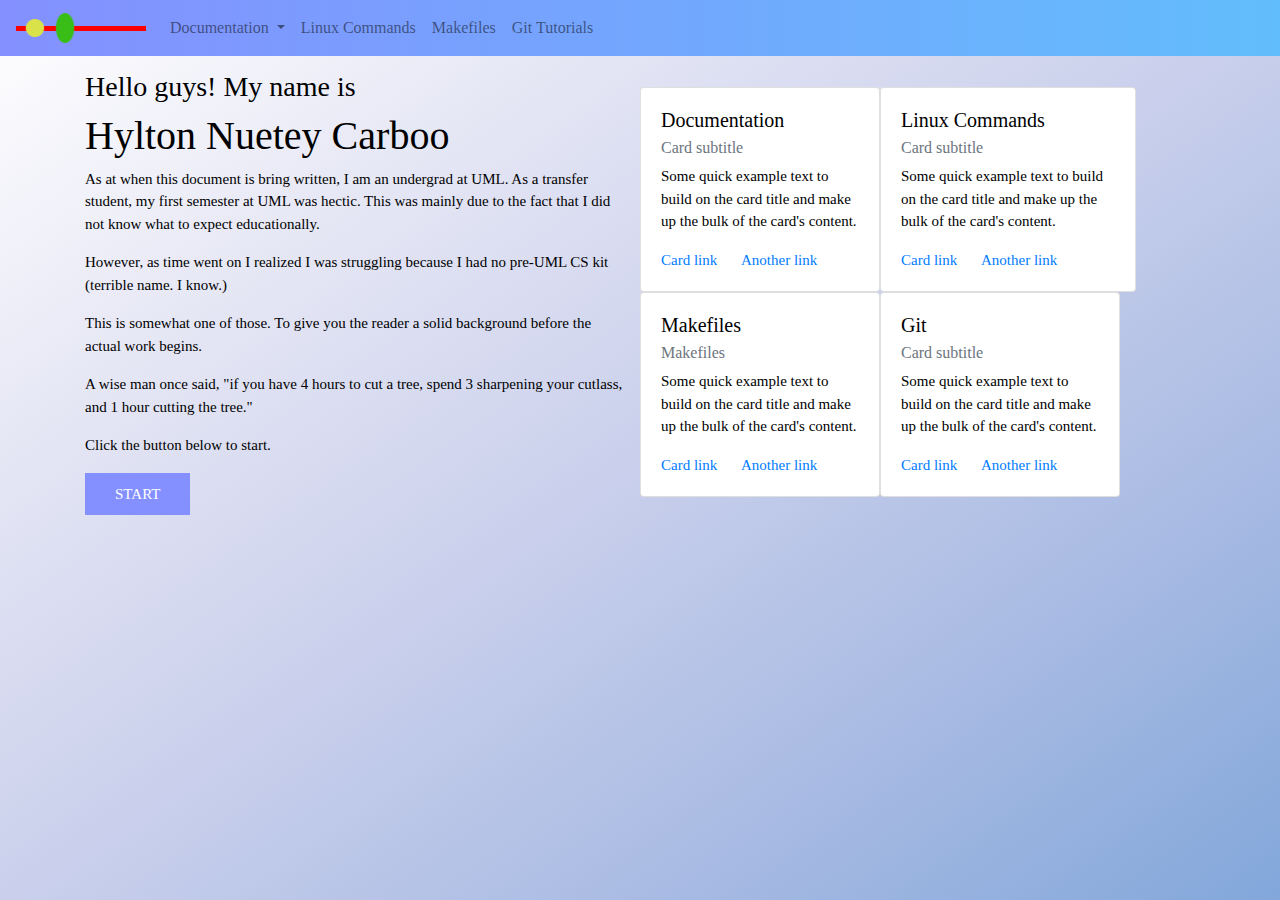
<file: index.html>
<!DOCTYPE html>
<html lang="zxx" class="no-js">

<head>
    <!-- Mobile Specific Meta -->
    <meta name="viewport" content="width=device-width, initial-scale=1, shrink-to-fit=no">
    <!-- Favicon-->
    <link rel="shortcut icon" href="img/fav.png">
    <!-- Author Meta -->
    <meta name="author" content="hylton">
    <!-- Meta Description -->
    <meta name="description" content="">
    <!-- Meta Keyword -->
    <meta name="keywords" content="">
    <!-- meta character set -->
    <meta charset="UTF-8">
    <!-- Site Title -->
    <title>Pre UML, CS</title>

    <!--Font-->
    <link href="https://fonts.googleapis.com/css?family=Poppins:100,200,400,300,500,600,700" rel="stylesheet">

    <!--CSS============================================= -->
    <link rel="stylesheet" href="css/linearicons.css">
    <link rel="stylesheet" href="css/main.css">

    <link rel="stylesheet" href="https://stackpath.bootstrapcdn.com/bootstrap/4.3.1/css/bootstrap.min.css" integrity="sha384-ggOyR0iXCbMQv3Xipma34MD+dH/1fQ784/j6cY/iJTQUOhcWr7x9JvoRxT2MZw1T" crossorigin="anonymous">
    <script src="https://ajax.googleapis.com/ajax/libs/jquery/3.2.1/jquery.min.js"></script>
</head>

<body>
    <nav class="navbar navbar-expand-lg fixed-top navbar-light" style="background-color: #ACE1FD">
        <a class="navbar-brand" href="index.html">
            <img src="img/logo.png" width="130" height="30" class="d-inline-block align-top" alt="">
        </a>
        <button class="navbar-toggler" type="button" data-toggle="collapse" data-target="#navbarNav"
            aria-controls="navbarNav" aria-expanded="false" aria-label="Toggle navigation">
            <span class="navbar-toggler-icon"></span>
        </button>
        <div class="collapse navbar-collapse" id="navbarNav">
            <ul class="navbar-nav">
                <li class="nav-item dropdown">
                    <a class="nav-link dropdown-toggle" href="#" id="navbarDropdown" role="button"
                        data-toggle="dropdown" aria-haspopup="true" aria-expanded="false">
                        Documentation
                    </a>
                    <div class="dropdown-menu" aria-labelledby="navbarDropdown">
                        <a class="dropdown-item" href="html/documentation/comment.html">Comment</a>
                        <a class="dropdown-item" href="html/documentation/readme.html">READme</a>
                    </div>
                </li>
                <li class="nav-item">
                    <a class="nav-link" href="html/linuxcommands/linuxcommands.html">Linux Commands <span
                            class="sr-only">(current)</span></a>
                </li>
                <li class="nav-item">
                    <a class="nav-link" href="html/makefile/makefile.html">Makefiles</a>
                </li>
                <li class="nav-item">
                    <a class="nav-link" href="html/git/git.html">Git Tutorials</a>
                </li>

            </ul>
        </div>
    </nav>

    <!-- start banner Area -->
    <section class="banner-area">
        <div class="container">
            <div class="row fullscreen align-items-center justify-content-between">
                <div class="col-lg-6 col-md-6 banner-left">
                    <h3>Hello guys! My name is </h3>
                    <h1>Hylton Nuetey Carboo</h1>
                    <p>
                        As at when this document is bring written, I am an undergrad at UML. As a transfer student, my first semester at UML was hectic. This was mainly due to the fact that I did not know what to expect educationally.
                    </p>
                    <p>However, as time went on I realized I was struggling because I had no pre-UML CS kit (terrible name. I know.)</p>
                    <p>This is somewhat one of those. To give you the reader a solid background before the actual work begins.</p>
                    <p>A wise man once said, "if you have 4 hours to cut a tree, spend 3 sharpening your cutlass, and 1 hour cutting the tree."</p>
                    <p>Click the button below to start.</p>
                    <a href="html/documentation/comment.html" class="primary-btn text-uppercase">Start</a>
                </div>

                <div class="col-lg-6 col-md-6 banner-left">
                    <div class="row">
                        <div class="card" style="width: 15rem;">
                            <div class="card-body">
                                <h5 class="card-title">Documentation</h5>
                                <h6 class="card-subtitle mb-2 text-muted">Card subtitle</h6>
                                <p class="card-text">Some quick example text to build on the card title and make up the bulk of the card's content.</p>
                                <a href="#" class="card-link">Card link</a>
                                <a href="#" class="card-link">Another link</a>
                            </div>
                        </div>


                        <div class="card" style="width: 16rem;">
                            <div class="card-body">
                                <h5 class="card-title">Linux Commands</h5>
                                <h6 class="card-subtitle mb-2 text-muted">Card subtitle</h6>
                                <p class="card-text">Some quick example text to build on the card title and make up the bulk of the card's content.</p>
                                <a href="#" class="card-link">Card link</a>
                                <a href="#" class="card-link">Another link</a>
                            </div>
                        </div>
                    </div>

                    <div class="row">
                        <div class="card" style="width: 15rem;">
                            <div class="card-body">
                                <h5 class="card-title">Makefiles</h5>
                                <h6 class="card-subtitle mb-2 text-muted">Makefiles</h6>
                                <p class="card-text">Some quick example text to build on the card title and make up the bulk of the card's content.</p>
                                <a href="#" class="card-link">Card link</a>
                                <a href="#" class="card-link">Another link</a>
                            </div>
                        </div>

                        <div class="card" style="width: 15rem;">
                            <div class="card-body">
                                <h5 class="card-title">Git</h5>
                                <h6 class="card-subtitle mb-2 text-muted">Card subtitle</h6>
                                <p class="card-text">Some quick example text to build on the card title and make up the bulk of the card's content.</p>
                                <a href="#" class="card-link">Card link</a>
                                <a href="#" class="card-link">Another link</a>
                            </div>

                        </div>

                    </div>
                </div>
            </div>
        </div>
    </section>
    <!-- End banner Area -->

    <script src="js/main.js"></script>
    <!--jQuery first, then Popper.js, then Bootstrap JS -->
    <script src="https://code.jquery.com/jquery-3.3.1.slim.min.js" integrity="sha384-q8i/X+965DzO0rT7abK41JStQIAqVgRVzpbzo5smXKp4YfRvH+8abtTE1Pi6jizo" crossorigin="anonymous"></script>
    <script src="https://cdnjs.cloudflare.com/ajax/libs/popper.js/1.14.7/umd/popper.min.js" integrity="sha384-UO2eT0CpHqdSJQ6hJty5KVphtPhzWj9WO1clHTMGa3JDZwrnQq4sF86dIHNDz0W1" crossorigin="anonymous"></script>
    <script src="https://stackpath.bootstrapcdn.com/bootstrap/4.3.1/js/bootstrap.min.js" integrity="sha384-JjSmVgyd0p3pXB1rRibZUAYoIIy6OrQ6VrjIEaFf/nJGzIxFDsf4x0xIM+B07jRM" crossorigin="anonymous"></script>
</body>

</html>
</file>
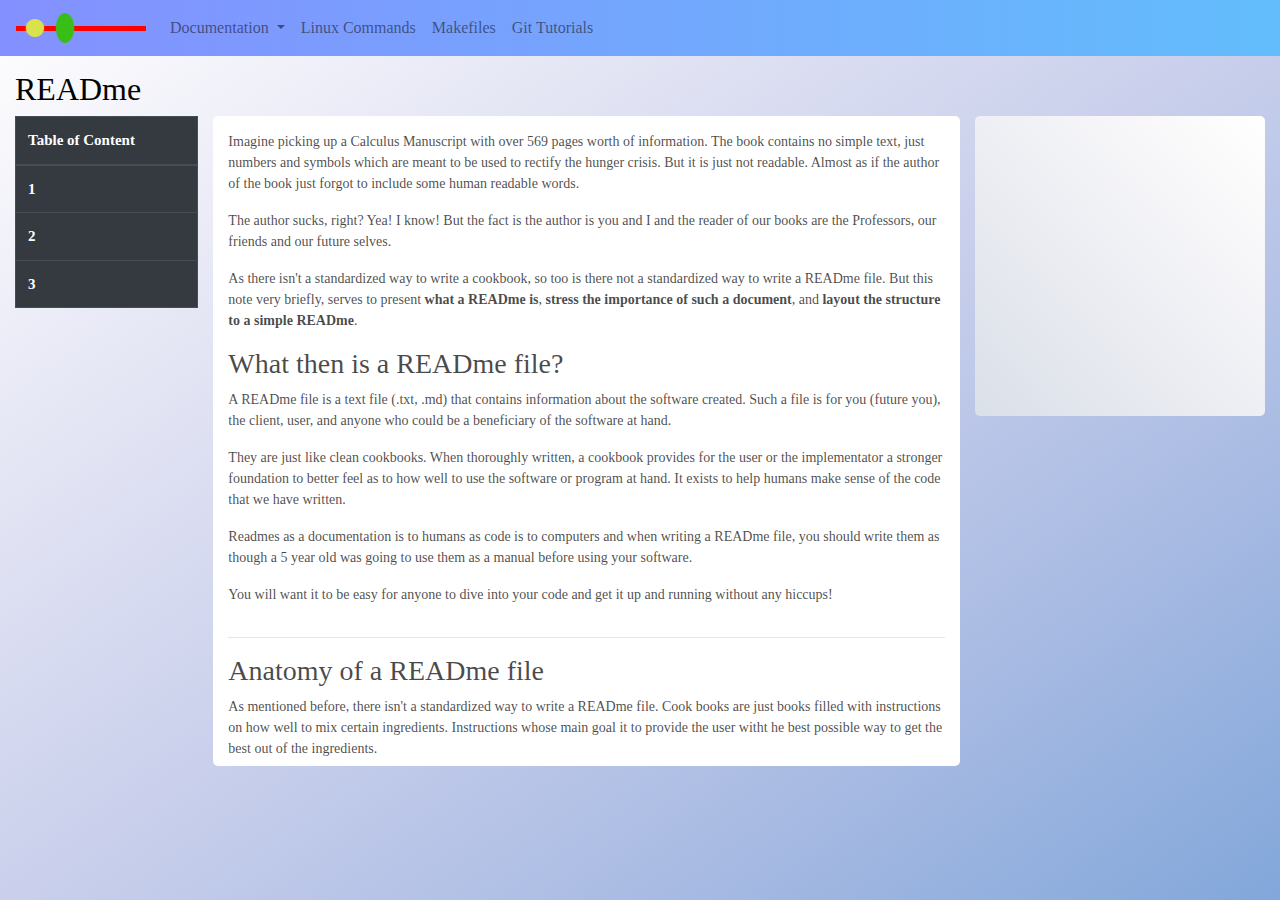
<file: html/documentation/readme.html>
<!DOCTYPE html>
<html lang="zxx" class="no-js">

<head>
    <!-- Mobile Specific Meta -->
    <meta name="viewport" content="width=device-width, initial-scale=1, shrink-to-fit=no">
    <!-- Favicon-->
    <link rel="shortcut icon" href="img/fav.png">
    <!-- Author Meta -->
    <meta name="author" content="hylton">
    <!-- Meta Description -->
    <meta name="description" content="">
    <!-- Meta Keyword -->
    <meta name="keywords" content="">
    <!-- meta character set -->
    <meta charset="UTF-8">
    <!-- Site Title -->
    <title>Pre UML, CS</title>

    <!--Font-->
    <link href="https://fonts.googleapis.com/css?family=Poppins:100,200,400,300,500,600,700" rel="stylesheet">

    <!--CSS============================================= -->
    <link rel="stylesheet" href="../../css/linearicons.css">
    <link rel="stylesheet" href="../../css/main.css">

    <link rel="stylesheet" href="https://stackpath.bootstrapcdn.com/bootstrap/4.3.1/css/bootstrap.min.css"
        integrity="sha384-ggOyR0iXCbMQv3Xipma34MD+dH/1fQ784/j6cY/iJTQUOhcWr7x9JvoRxT2MZw1T" crossorigin="anonymous">
    <script src="https://ajax.googleapis.com/ajax/libs/jquery/3.2.1/jquery.min.js"></script>
</head>

<body>
    <nav class="navbar navbar-expand-lg fixed-top navbar-light" style="background-color: #ACE1FD">
        <a class="navbar-brand" href="../../index.html">
            <img src="../../img/logo.png" width="130" height="30" class="d-inline-block align-top" alt="">
        </a>
        <button class="navbar-toggler" type="button" data-toggle="collapse" data-target="#navbarNav"
            aria-controls="navbarNav" aria-expanded="false" aria-label="Toggle navigation">
            <span class="navbar-toggler-icon"></span>
        </button>
        <div class="collapse navbar-collapse" id="navbarNav">
            <ul class="navbar-nav">
                <li class="nav-item dropdown">
                    <a class="nav-link dropdown-toggle" href="#" id="navbarDropdown" role="button"
                        data-toggle="dropdown" aria-haspopup="true" aria-expanded="false">
                        Documentation
                    </a>
                    <div class="dropdown-menu" aria-labelledby="navbarDropdown">
                        <a class="dropdown-item" href="../../html/documentation/comment.html">Comment</a>
                        <a class="dropdown-item" href="../../html/documentation/readme.html">READme</a>
                    </div>
                </li>
                <li class="nav-item">
                    <a class="nav-link" href="../../html/linuxcommands/linuxcommands.html">Linux Commands <span
                            class="sr-only">(current)</span></a>
                </li>
                <li class="nav-item">
                    <a class="nav-link" href="../../html/makefile/makefile.html">Makefiles</a>
                </li>
                <li class="nav-item">
                    <a class="nav-link" href="../../html/git/git.html">Git Tutorials</a>
                </li>

            </ul>
        </div>
    </nav>

    <div class="container-fluid">
        <h2>READme</h3>
    
        <div class="row">
            <div class="left-content col-md-2">
                <table class="table table-bordered table-dark">
                    <thead>
                        <tr>
                            <th scope="col">Table of Content</th>
                        </tr>
                    </thead>
                    <tbody>
                        <tr>
                            <th scope="row">1</th>
                        </tr>
                        <tr>
                            <th scope="row">2</th>
                        </tr>
                        <tr>
                            <th scope="row">3</th>
                        </tr>
                    </tbody>
                </table>
            </div>
    
            <div id="master-div" class="left col-sm-7 middle-content">
                <div class="list-group">                
                    <p>Imagine picking up a Calculus Manuscript with over 569 pages worth of information. The book contains no simple text, just numbers and symbols which are meant to be used to rectify the hunger crisis. But it is just not readable. Almost as if the author of the book just forgot to include some human readable words.</p>
                
                    <p>The author sucks, right? Yea! I know! But the fact is the author is you and I and the reader of our books are the Professors, our friends and our future selves.</p>
                
                    <p>As there isn't a standardized way to write a cookbook, so too is there not a standardized way to write a READme file. But this note very briefly, serves to present <b>what a READme is</b>, <b>stress the importance of such a document</b>, and <b> layout the structure to a simple READme</b>.</p>
                
                </div>

                <div class="list-group">
                
                    <h3>What then is a READme file?</h3>
                
                    <p>A READme file is a text file (.txt, .md) that contains information about the software created. Such a file is for you (future you), the client, user, and anyone who could be a beneficiary of the software at hand.</p>
                        
                    <p>They are just like clean cookbooks. When thoroughly written, a cookbook provides for the user or the implementator a stronger foundation to better feel as to how well to use the software or program at hand. It exists to help humans make sense of the code that we have written.</p>
                
                    <p>Readmes as a documentation is to humans as code is to computers and when writing a READme file, you should write them as though a 5 year old was going to use them as a manual before using your software.</p>

                    <p>You will want it to be easy for anyone to dive into your code and get it up and running without any hiccups!</p>
                
                </div>

                <hr>

                <div class="list-group">
                    <h3>Anatomy of a READme file</h3>

                    <p>As mentioned before, there isn't a standardized way to write a READme file. Cook books are just books filled with instructions on how well to mix certain ingredients. Instructions whose main goal it to provide the user witht he best possible way to get the best out of the ingredients.</p>

                    <p>These are what make up a READme file. We will examine what regularly make up a READme file how to structure one.</p>
                </div>

                <hr>

                <div class="list-group">
                    
                    <h4>Title:</h4>
                    <p>Well, this is what the name says it is.</p>
                
                    <h4>Description:</h4>
                    <p>With this a sentence or two would be good. Be sure to put enough context to capture the spirit of your project to get the user up and running.</p>

                    <p>Remember, the goal of the READme file if to get the user up and running. This means, making it short and straight to the point.</p>

                    <p>Use simple vocabulary, and simple sentences in your description.</p>
                
                    <h4>Installation:</h4>
                    <p>Provide for the user the “HOW" to install your program. This step is most critical as it is what will leads the way better using your program.</p>
                
                    <p>Here, you include step by step process to install the application.</p>
                
                    <p>Make mention of any needed dependancies and/or libraries that should be installed <b>before</b> or <b>after</b> installation.</p>
                
                    <p>Also, be sure to specify if the process of installation is Operating System specific. That is, consider the main OS that your program would run on and give related details for them.</p>

                    <div>
                        <h5>BEWARE: Users may have a hard time with this part of of your READme. Be sure to use simple vocabulary. DO NOT FORGET. Consider every step in this part.</h5>
                    </div>
                
                    <h4>Useage:</h4>
                    <p>Once you’re confident about the steps provided in the <b>installation</b> process you provide them with using the application.</p>

                    <p>Here, you provide step by step tutorials on how to use your software</p>
                
                    <p>Examples must be included to show the proper use of your application.</p>
                
                    <h4>Bugs:</h4>
                    <p>Here you do what most us us artists, aka CS majors hate to do. You must include the possible bugs in your code.</p>

                    <p>Only you can provide this since you wrote your code and what state it currently is in.</p>

                    <p>Honesty is key here. You list what works and what doesn't to enable and possbile solutions to them.</p>

                    <h4>License</h4>
                    <p>Sooner or later your application, be it school project or personal prjects may grow and lisencing may be needed.</p>
                
                    <p>By default you have every right to your code, but including a license is important. This is because of future contributions. Your project may be open to contributions in which case it will be super important to include a license.</p>

                    <p>I have very limited knowledge on licensing, however, https://choosealicense.com/ provides help on lisencing and should get you started.</p>

                    <div>
                        <p>CLick <a href="https://gist.github.com/PurpleBooth/109311bb0361f32d87a2" target="_blank" rel="noopener noreferrer">here</a> for a sample template READme file.</p>
                    </div>
                </div>
    
            </div> <!-- end of master-div -->
    
            <div class="col-md-3">
                <div id="right-hint" class="right-content">
    
                </div>
            </div>
        </div> <!-- end of row-div -->
    </div>

    <script src="../../js/main.js"></script>

    <!--jQuery first, then Popper.js, then Bootstrap JS -->
    <script src="https://code.jquery.com/jquery-3.3.1.slim.min.js"
        integrity="sha384-q8i/X+965DzO0rT7abK41JStQIAqVgRVzpbzo5smXKp4YfRvH+8abtTE1Pi6jizo"
        crossorigin="anonymous"></script>
    <script src="https://cdnjs.cloudflare.com/ajax/libs/popper.js/1.14.7/umd/popper.min.js"
        integrity="sha384-UO2eT0CpHqdSJQ6hJty5KVphtPhzWj9WO1clHTMGa3JDZwrnQq4sF86dIHNDz0W1"
        crossorigin="anonymous"></script>
    <script src="https://stackpath.bootstrapcdn.com/bootstrap/4.3.1/js/bootstrap.min.js"
        integrity="sha384-JjSmVgyd0p3pXB1rRibZUAYoIIy6OrQ6VrjIEaFf/nJGzIxFDsf4x0xIM+B07jRM"
        crossorigin="anonymous"></script>
</body>

</html>
</file>
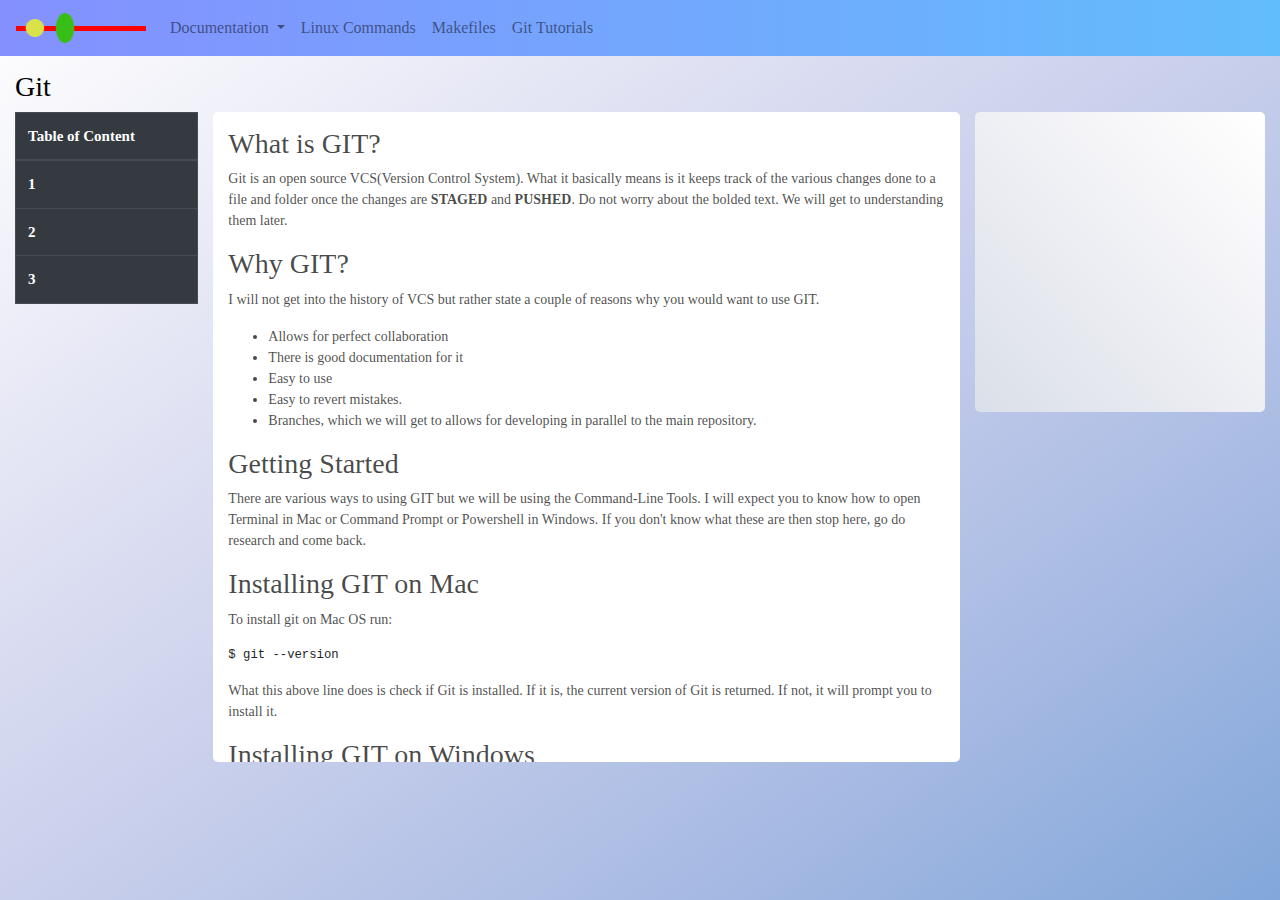
<file: html/git/git.html>
<!DOCTYPE html>
<html lang="zxx" class="no-js">

<head>
    <!-- Mobile Specific Meta -->
    <meta name="viewport" content="width=device-width, initial-scale=1, shrink-to-fit=no">
    <!-- Favicon-->
    <link rel="shortcut icon" href="img/fav.png">
    <!-- Author Meta -->
    <meta name="author" content="hylton">
    <!-- Meta Description -->
    <meta name="description" content="">
    <!-- Meta Keyword -->
    <meta name="keywords" content="">
    <!-- meta character set -->
    <meta charset="UTF-8">
    <!-- Site Title -->
    <title>Pre UML, CS</title>

    <!--Font-->
    <link href="https://fonts.googleapis.com/css?family=Poppins:100,200,400,300,500,600,700" rel="stylesheet">

    <!--CSS============================================= -->
    <link rel="stylesheet" href="../../css/linearicons.css">
    <link rel="stylesheet" href="../../css/main.css">

    <link rel="stylesheet" href="https://stackpath.bootstrapcdn.com/bootstrap/4.3.1/css/bootstrap.min.css"
        integrity="sha384-ggOyR0iXCbMQv3Xipma34MD+dH/1fQ784/j6cY/iJTQUOhcWr7x9JvoRxT2MZw1T" crossorigin="anonymous">
    <script src="https://ajax.googleapis.com/ajax/libs/jquery/3.2.1/jquery.min.js"></script>
</head>

<body>
    <nav class="navbar navbar-expand-lg fixed-top navbar-light">
        <a class="navbar-brand" href="../../index.html">
            <img src="../../img/logo.png" width="130" height="30" class="d-inline-block align-top" alt="">
        </a>
        <button class="navbar-toggler" type="button" data-toggle="collapse" data-target="#navbarNav"
            aria-controls="navbarNav" aria-expanded="false" aria-label="Toggle navigation">
            <span class="navbar-toggler-icon"></span>
        </button>
        <div class="collapse navbar-collapse" id="navbarNav">
            <ul class="navbar-nav">
                <li class="nav-item dropdown">
                    <a class="nav-link dropdown-toggle" href="#" id="navbarDropdown" role="button" data-toggle="dropdown"
                        aria-haspopup="true" aria-expanded="false">
                        Documentation
                    </a>
                    <div class="dropdown-menu" aria-labelledby="navbarDropdown">
                        <a class="dropdown-item" href="../../html/documentation/comment.html">Comment</a>
                        <a class="dropdown-item" href="../../html/documentation/readme.html">READme</a>
                    </div>
                </li>
                <li class="nav-item">
                    <a class="nav-link" href="../../html/linuxcommands/linuxcommands.html">Linux Commands <span
                            class="sr-only">(current)</span></a>
                </li>
                <li class="nav-item">
                    <a class="nav-link" href="../../html/makefile/makefile.html">Makefiles</a>
                </li>
                <li class="nav-item">
                    <a class="nav-link" href="../../html/git/git.html">Git Tutorials</a>
                </li>
    
            </ul>
        </div>
    </nav>

    <div class="container-fluid">
        <h3>Git</h3>

        <div class="row">
            <div class="left-content col-md-2">
                <table class="table table-bordered table-dark">
                    <thead>
                        <tr>
                            <th scope="col">Table of Content</th>
                        </tr>
                    </thead>
                    <tbody>
                        <tr>
                            <th scope="row">1</th>
                        </tr>
                        <tr>
                            <th scope="row">2</th>
                        </tr>
                        <tr>
                            <th scope="row">3</th>
                        </tr>
                    </tbody>
                </table>
            </div>

            <div id="master-div" class="left col-sm-7 middle-content">
                <div class="list-group">
                    <h3>What is GIT?</h3>
                    <p>Git is an open source VCS(Version Control System). What it basically means is it keeps track of
                        the various changes
                        done to a file and folder once the changes are <strong>STAGED</strong>&nbsp;and
                        <strong>PUSHED</strong>. Do not
                        worry about the bolded
                        text. We will get to understanding them later.</p>
                    <h3>Why GIT?</h3>
                    <p>I will not get into the history of VCS but rather state a couple of reasons why you would want to
                        use GIT.</p>
                    <ul>
                        <li>Allows for perfect collaboration</li>
                        <li>There is good documentation for it</li>
                        <li>Easy to use</li>
                        <li>Easy to revert mistakes.</li>
                        <li>Branches, which we will get to allows for developing in parallel to the main repository.
                        </li>
                    </ul>
                    <h3>Getting Started</h3>
                    <p>There are various ways to using GIT but we will be using the Command-Line Tools. I will expect
                        you to know how to
                        open Terminal in Mac or Command Prompt or Powershell in Windows. If you don't know what these
                        are then stop here, go
                        do research and
                        come back.
                    </p>
                    <h3>Installing GIT on Mac</h3>
                    <p>To install git on Mac OS run:</p>
                    <pre
                        class="highlight"><code class="language-console" data-lang="console">$ git --version</code></pre>
                    <p>What this above line does is check if Git is installed. If it is, the current version of Git is
                        returned. If not, it
                        will prompt you to install it.</p>
                    <h3>Installing GIT on Windows</h3>
                    <p>To install git on Windows visit <a class="bare"
                            href="http://git-scm.com/download/win">Here</a>.&nbsp;Note that this
                        is a project called Git for Windows, which is separate from Git itself; for more information on
                        it, go to <a class="bare" href="https://git-for-windows.github.io/">Git for Windows</a>.
                        <code class="language-console" data-lang="console"></code>
                    </p>
                    <p>The link below takes you to the official website where download will begin shortly.</p>
                    <p>Take a break. Once Git is installed continue to the next page.</p>
                    <p>&nbsp;</p>
                    <h3>&nbsp;</h3>
                    <p>If you are interested in reading more you can check out the <a
                            href="https://git-scm.com/book/en/v2/Getting-Started-A-Short-History-of-Git">GIT</a>
                        website.</p>
                </div>
                <hr>
                <div class="list-group">
                    <h1>GIT</h1>
                    <h3>First Time Setup</h3>
                    <p>Welcome back. Congratulations! You are here because you have successfully installed Git o your
                        computer. Now, we will
                        configure your workingspace to suit you.&nbsp;You should have to do these configurations only
                        once on <strong> any
                            given </strong>
                        computer; they&rsquo;ll stick around between upgrades.</p>
                    <p>You can also change them at any time by running through the commands again.</p>
                    <div>
                        <p>Git, when installed properly, comes with a tool called <code>
                            git config
                        </code> . It allows you get and set configuration variables that control every part of how Git
                            looks and operates. These variables can be stored in three different places. But we will
                            look at just one mainly
                            because any setting done at this level
                            I am guessing you're doing it for yourself and yourself only.</p>
                        <p>Open your terminal or command prompt and run:</p>
                    </div>
                    <div><code>
                        vim ~/.gitconfig
                    </code> or vim <code>
                        ~/.config/git/config
                    </code> file: This file contains Values specific personally to you, the user. You can make Git read
                        and
                        write to this file specifically by passing the <code>
                        --global
                    </code> option, and this affects <em> all </em> of the repositories you work with on your system.
                    </div>
                    <div>
                        <p>To have see what is in your <code>
                            ~/.gitconfig
                        </code> without having to edit it use <code>
                            cat ~/.gitconfig
                        </code></p>
                    </div>
                    <div>
                        <p>On Windows systems, Git looks for the <code>
                            .gitconfig
                        </code> file in the <code>
                            $HOME
                        </code> directory ( <code>
                            C:\Users\$USER
                        </code> for most people). It also still looks for <code>
                            /etc/gitconfig
                        </code> , although it&rsquo;s relative to the MSys root, which is wherever you decide to
                            install
                            Git on your Windows system when you run the installer. If you are using version 2.x or later
                            of Git for Windows,
                            there is also a system-level config
                            file at <code>
                            C:\Documents and Settings\All Users\Application Data\Git\config
                        </code> on Windows XP, and in <code>
                            C:\ProgramData\Git\config
                        </code> on Windows Vista and newer. This config file can only be changed by <code>
                            git config -f &lt;file&gt;
                        </code> as an admin.</p>
                    </div>
                    <h3>Your Identity</h3>
                    <div>
                        <p>The first thing you should do when you install Git is to set your user name and email
                            address. This is important
                            because every Git commit uses this information, and it&rsquo;s immutably baked into the
                            commits you start
                            creating:</p>
                    </div>
                    <div>
                        <div>
                            <pre><code data-lang="console">$ git config --global user.name "John Doe"<br />
      $ git config --global user.email johndoe@example.com</code></pre>
                        </div>
                    </div>
                    <div>
                        <p>You need to do this only once if you pass the <code>
                            --global
                        </code> option, because then Git will always use that information for anything you do on that
                            system. If you want to override this with a different name or email address for specific
                            projects, you can run
                            the command without the <code>
                            --global
                        </code> option when you&rsquo;re in that project.</p>
                        <p>Now type <code>
                            cat ~/.gitconfig
                        </code> and have a look at thre results. The <code>
                            --global
                        </code> option ovverides what is in your <code>
                            ~/.gitconfig
                        </code> file. Play around with this and notice the changes.</p>
                    </div>
                    <h3>Your Editor</h3>
                    <div class="paragraph">
                        <p>Now that your identity is set up, you can configure the default text editor that will be used
                            when Git needs you
                            to type in a message. If not configured, Git uses your system&rsquo;s default editor.</p>
                    </div>
                    <div class="paragraph">
                        <p>If you want to use a different text editor, such as Emacs, you can do the following:</p>
                    </div>
                    <div class="listingblock">
                        <div class="content">
                            <pre
                                class="highlight"><code class="language-console" data-lang="console">$ git config --global core.editor emacs</code></pre>
                        </div>
                    </div>
                    <div class="paragraph">
                        <p>On a Windows system, if you want to use a different text editor, you must specify the full
                            path to its executable
                            file. This can be different depending on how your editor is packaged.</p>
                    </div>
                    <div class="paragraph">
                        <p>In the case of Notepad++, a popular programming editor, you are likely to want to use the
                            32-bit version, since
                            at the time of writing the 64-bit version doesn&rsquo;t support all plug-ins. If you are on
                            a 32-bit Windows
                            system, or you have a
                            64-bit editor on a 64-bit system, you&rsquo;ll type something like this:</p>
                    </div>
                    <div class="listingblock">
                        <div class="content">
                            <pre
                                class="highlight"><code class="language-console" data-lang="console">$ git config --global core.editor "'C:/Program Files/Notepad++/notepad++.exe' -multiInst -nosession"</code></pre>
                        </div>
                    </div>
                    <div class="paragraph">
                        <p>If you have a 32-bit editor on a 64-bit system, the program will be installed
                            in&nbsp;<code>C:\Program Files (x86)</code>:</p>
                    </div>
                    <div class="listingblock">
                        <div class="content">
                            <pre
                                class="highlight"><code class="language-console" data-lang="console">$ git config --global core.editor "'C:/Program Files (x86)/Notepad++/notepad++.exe' -multiInst -nosession"</code></pre>
                        </div>
                    </div>
                    <h3>Checking Your Settings</h3>
                    <div>
                        <p>To check the list of configurations, open your terminal and type <code>
                        </code></p>
                        <p><code>
                        </code></p>
                        <p><code>
                            git config --list
                        </code></p>
                        <p>The list of all the settings Git can find at that point will look as such:</p>
                    </div>
                    <div>
                        <div>
                            <pre><code data-lang="console">user.name=John Doe
      user.email=johndoe@example.com
      color.status=auto
      color.branch=auto
      color.interactive=auto
      color.diff=auto
      ...</code></pre>
                        </div>
                    </div>
                    <div>
                        <p>You may see keys more than once, because Git reads the same key from different files ( <code>
                            /etc/gitconfig
                        </code> and <code>
                            ~/.gitconfig
                        </code> , for example). In this case, Git uses the last value for each unique key it sees.</p>
                    </div>
                    <div>
                        <p>You can also check what Git thinks a specific key&rsquo;s value is by typing <code>
                            git config &lt;key&gt;
                        </code> :</p>
                    </div>
                    <div>
                        <div>
                            <pre><code data-lang="console">$ git config user.name
      John Doe</code></pre>
                        </div>
                    </div>
                </div>
                <hr>
                <div class="list-group">

                </div>
                <hr>
                <div class="list-group">

                </div>

            </div> <!-- end of master-div -->

            <div class="col-md-3">
                <div id="right-hint" class="right-content">

                </div>
            </div>
        </div> <!-- end of row-div -->
    </div>

    <script src="https://code.jquery.com/jquery-3.3.1.js"
        integrity="sha256-2Kok7MbOyxpgUVvAk/HJ2jigOSYS2auK4Pfzbm7uH60=" crossorigin="anonymous"></script>

    <script src="../../js/main.js"></script>

    <script src="https://cdnjs.cloudflare.com/ajax/libs/popper.js/1.14.7/umd/popper.min.js"
        integrity="sha384-UO2eT0CpHqdSJQ6hJty5KVphtPhzWj9WO1clHTMGa3JDZwrnQq4sF86dIHNDz0W1"
        crossorigin="anonymous"></script>
    <script src="https://stackpath.bootstrapcdn.com/bootstrap/4.3.1/js/bootstrap.min.js"
        integrity="sha384-JjSmVgyd0p3pXB1rRibZUAYoIIy6OrQ6VrjIEaFf/nJGzIxFDsf4x0xIM+B07jRM"
        crossorigin="anonymous"></script>
</body>

</html>
</file>
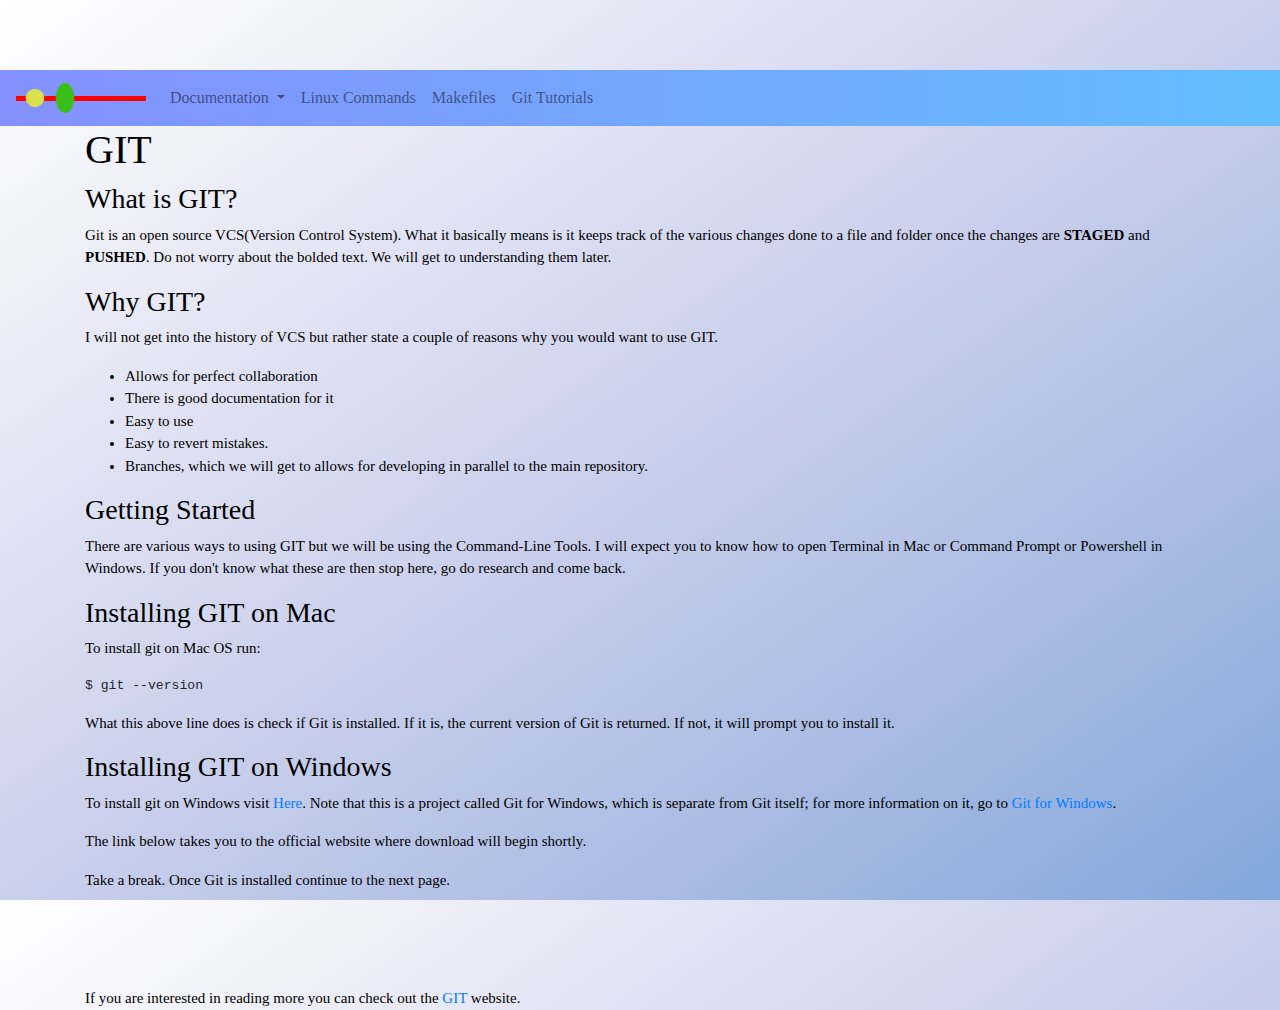
<file: html/git/git0.html>
<!DOCTYPE html>
<html lang="zxx" class="no-js">

<head>
    <!-- Mobile Specific Meta -->
    <meta name="viewport" content="width=device-width, initial-scale=1, shrink-to-fit=no">
    <!-- Favicon-->
    <link rel="shortcut icon" href="img/fav.png">
    <!-- Author Meta -->
    <meta name="author" content="hylton">
    <!-- Meta Description -->
    <meta name="description" content="">
    <!-- Meta Keyword -->
    <meta name="keywords" content="">
    <!-- meta character set -->
    <meta charset="UTF-8">
    <!-- Site Title -->
    <title>Pre UML, CS</title>

    <!--Font-->
    <link href="https://fonts.googleapis.com/css?family=Poppins:100,200,400,300,500,600,700" rel="stylesheet">

    <!--CSS============================================= -->
    <link rel="stylesheet" href="../../css/linearicons.css">
    <link rel="stylesheet" href="../../css/main.css">

    <link rel="stylesheet" href="https://stackpath.bootstrapcdn.com/bootstrap/4.3.1/css/bootstrap.min.css" integrity="sha384-ggOyR0iXCbMQv3Xipma34MD+dH/1fQ784/j6cY/iJTQUOhcWr7x9JvoRxT2MZw1T" crossorigin="anonymous">
    <script src="https://ajax.googleapis.com/ajax/libs/jquery/3.2.1/jquery.min.js"></script>
</head>

<body>
    <nav class="navbar navbar-expand-lg navbar-light" style="background-color: #;">
        <a class="navbar-brand" href="../../index.html">
            <img src="../../img/logo.png" width="130" height="30" class="d-inline-block align-top" alt="">
        </a>
        <button class="navbar-toggler" type="button" data-toggle="collapse" data-target="#navbarNav" aria-controls="navbarNav" aria-expanded="false" aria-label="Toggle navigation">
            <span class="navbar-toggler-icon"></span>
        </button>
        <div class="collapse navbar-collapse" id="navbarNav">
            <ul class="navbar-nav">
                <li class="nav-item dropdown">
                    <a class="nav-link dropdown-toggle" href="#" id="navbarDropdown" role="button" data-toggle="dropdown" aria-haspopup="true" aria-expanded="false">
                        Documentation
                    </a>
                    <div class="dropdown-menu" aria-labelledby="navbarDropdown">
                        <a class="dropdown-item" href="../documentation/comment.html">Comment</a>
                        <a class="dropdown-item" href="../documentation/readme.html">READme</a>
                    </div>
                </li>
                <li class="nav-item">
                    <a class="nav-link" href="../linuxcommands/linuxcommands.html">Linux Commands</a>
                </li>
                <li class="nav-item">
                    <a class="nav-link" href="../makefile/makefile.html">Makefiles</a>
                </li>
                <li class="nav-item">
                    <a class="nav-link" href="../git/git0.html">Git Tutorials</a>
                </li>

            </ul>
        </div>
    </nav>

    <div class="container">
        <h1>GIT</h1>
        <h3>What is GIT?</h3>
        <p>Git is an open source VCS(Version Control System). What it basically means is it keeps track of the various changes done to a file and folder once the changes are <strong>STAGED</strong>&nbsp;and <strong>PUSHED</strong>. Do not worry about the bolded
            text. We will get to understanding them later.</p>
        <h3>Why GIT?</h3>
        <p>I will not get into the history of VCS but rather state a couple of reasons why you would want to use GIT.</p>
        <ul>
            <li>Allows for perfect collaboration</li>
            <li>There is good documentation for it</li>
            <li>Easy to use</li>
            <li>Easy to revert mistakes.</li>
            <li>Branches, which we will get to allows for developing in parallel to the main repository.</li>
        </ul>
        <h3>Getting Started</h3>
        <p>There are various ways to using GIT but we will be using the Command-Line Tools. I will expect you to know how to open Terminal in Mac or Command Prompt or Powershell in Windows. If you don't know what these are then stop here, go do research and
            come back.
        </p>
        <h3>Installing GIT on Mac</h3>
        <p>To install git on Mac OS run:</p>
        <pre class="highlight"><code class="language-console" data-lang="console">$ git --version</code></pre>
        <p>What this above line does is check if Git is installed. If it is, the current version of Git is returned. If not, it will prompt you to install it.</p>
        <h3>Installing GIT on Windows</h3>
        <p>To install git on Windows visit <a class="bare" href="http://git-scm.com/download/win">Here</a>.&nbsp;Note that this is a project called Git for Windows, which is separate from Git itself; for more information on it, go to <a class="bare" href="https://git-for-windows.github.io/">Git for Windows</a>.
            <code class="language-console" data-lang="console"></code>
        </p>
        <p>The link below takes you to the official website where download will begin shortly.</p>
        <p>Take a break. Once Git is installed continue to the next page.</p>
        <p>&nbsp;</p>
        <h3>&nbsp;</h3>
        <p>If you are interested in reading more you can check out the <a href="https://git-scm.com/book/en/v2/Getting-Started-A-Short-History-of-Git">GIT</a> website.</p>


        <script src="https://code.jquery.com/jquery-3.3.1.slim.min.js" integrity="sha384-q8i/X+965DzO0rT7abK41JStQIAqVgRVzpbzo5smXKp4YfRvH+8abtTE1Pi6jizo" crossorigin="anonymous"></script>
        <script src="https://cdnjs.cloudflare.com/ajax/libs/popper.js/1.14.3/umd/popper.min.js" integrity="sha384-ZMP7rVo3mIykV+2+9J3UJ46jBk0WLaUAdn689aCwoqbBJiSnjAK/l8WvCWPIPm49" crossorigin="anonymous"></script>
    </div>
</body>

</html>
</file>
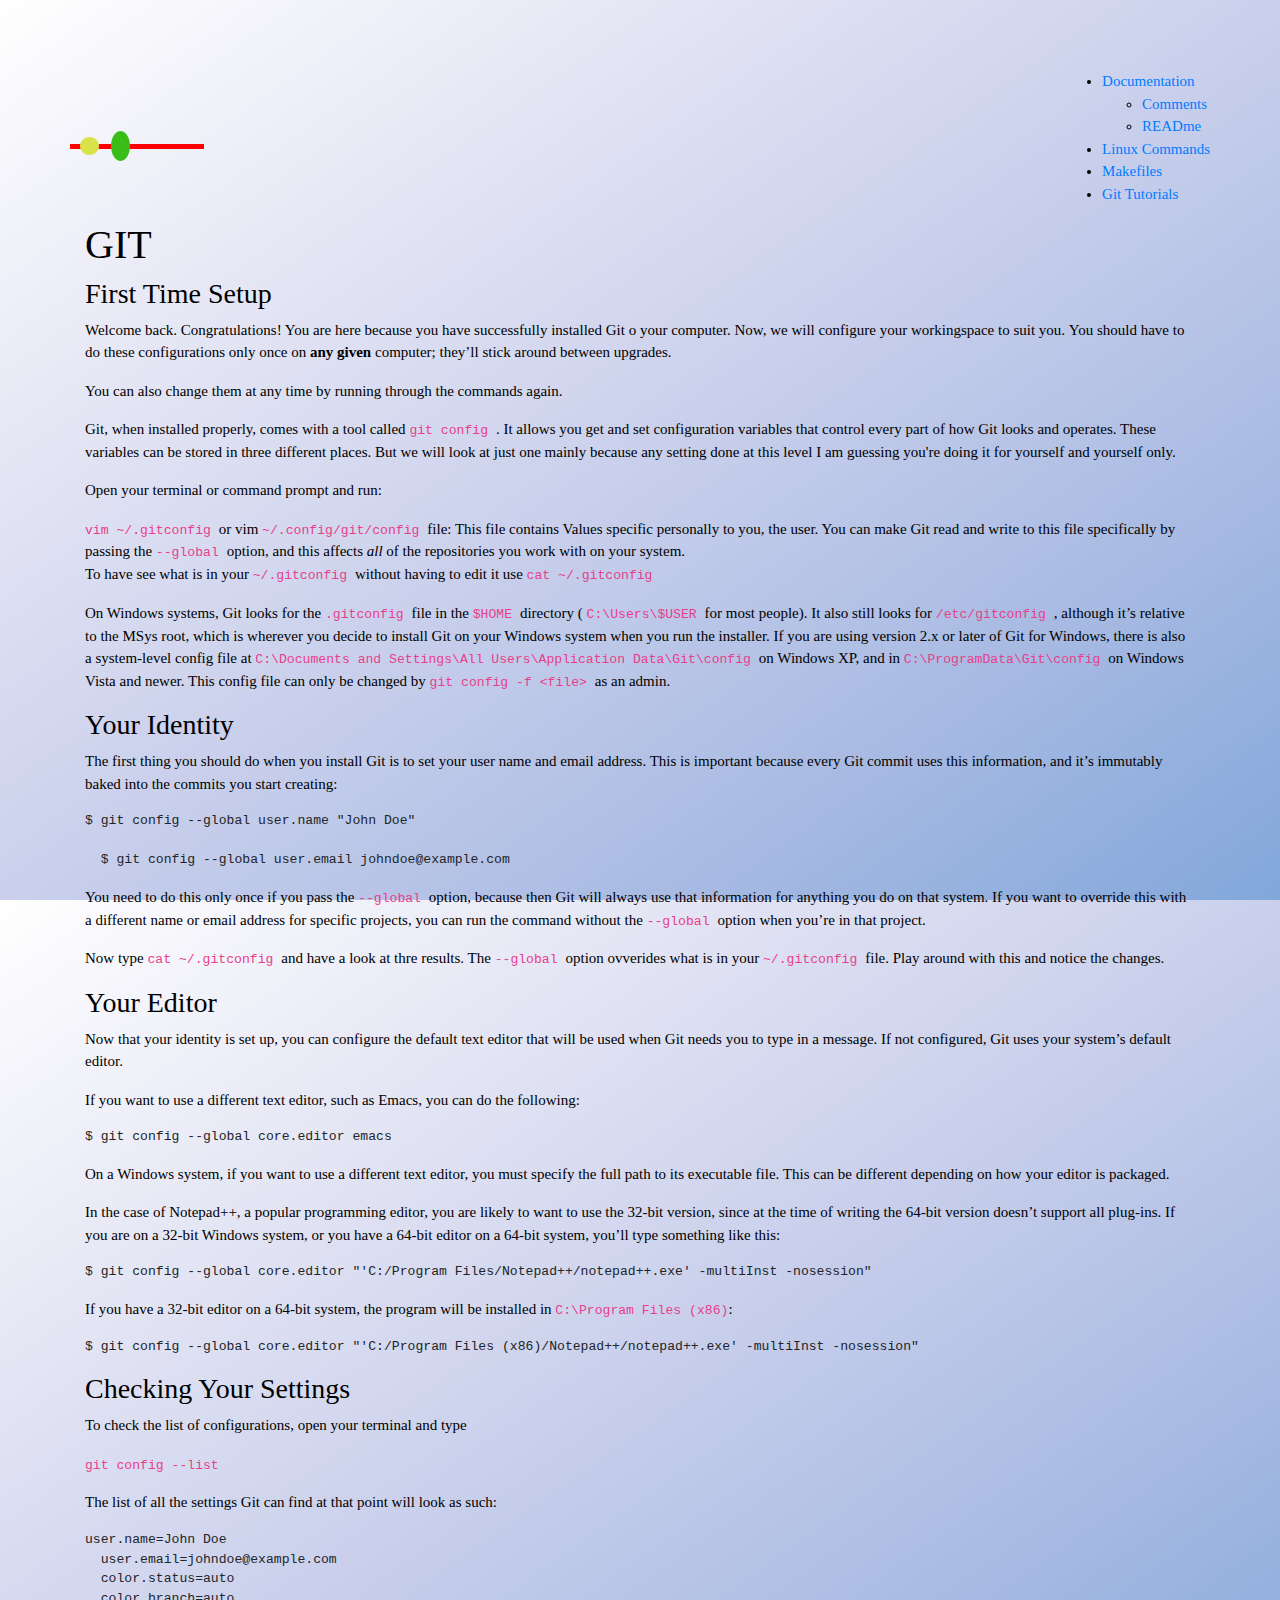
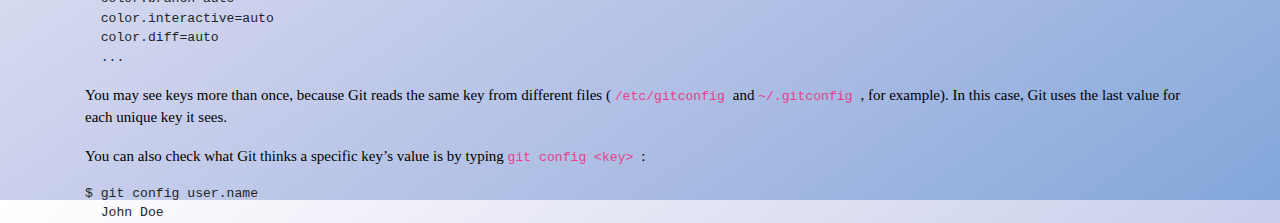
<file: html/git/git1.html>
<!DOCTYPE html>
<html lang="zxx" class="no-js">

<head>
    <!-- Mobile Specific Meta -->
    <meta name="viewport" content="width=device-width, initial-scale=1, shrink-to-fit=no">
    <!-- Favicon-->
    <link rel="shortcut icon" href="img/fav.png">
    <!-- Author Meta -->
    <meta name="author" content="hylton">
    <!-- Meta Description -->
    <meta name="description" content="">
    <!-- Meta Keyword -->
    <meta name="keywords" content="">
    <!-- meta character set -->
    <meta charset="UTF-8">
    <!-- Site Title -->
    <title>Pre UML, CS</title>

    <!--Font-->
    <link href="https://fonts.googleapis.com/css?family=Poppins:100,200,400,300,500,600,700" rel="stylesheet">

    <!--CSS============================================= -->
    <link rel="stylesheet" href="../../css/linearicons.css">
    <link rel="stylesheet" href="../../css/main.css">

    <link rel="stylesheet" href="https://stackpath.bootstrapcdn.com/bootstrap/4.3.1/css/bootstrap.min.css" integrity="sha384-ggOyR0iXCbMQv3Xipma34MD+dH/1fQ784/j6cY/iJTQUOhcWr7x9JvoRxT2MZw1T" crossorigin="anonymous">
    <script src="https://ajax.googleapis.com/ajax/libs/jquery/3.2.1/jquery.min.js"></script>
</head>

<body>
    <header id="header">
        <div class="container main-menu">
            <div class="row align-items-center justify-content-between d-flex">
                <div id="logo">
                    <a href="index.html"><img src="../../img/logo.png" alt="" title="" /></a>
                </div>
                <nav id="nav-menu-container">
                    <ul class="nav-menu">
                        <li class="menu-has-children"><a href="">Documentation</a>
                            <ul>
                                <li><a href="html/comment.html">Comments</a></li>
                                <li><a href="html/readme.html">READme</a></li>
                            </ul>
                        </li>
                        <li>
                            <a href="html/linuxcommands.html">Linux Commands</a>
                        </li>
                        <li>
                            <a href="html/makefile.html">Makefiles</a>
                        </li>

                        <li>
                            <a href="html/git0.html">Git Tutorials</a>
                        </li>
                    </ul>
                </nav><!-- #nav-menu-container -->
            </div>
        </div>
    </header><!-- #header -->

    <body>
        <div class="container">
            <h1>GIT</h1>
            <h3>First Time Setup</h3>
            <p>Welcome back. Congratulations! You are here because you have successfully installed Git o your computer. Now, we will configure your workingspace to suit you.&nbsp;You should have to do these configurations only once on <strong> any given </strong>
                computer; they&rsquo;ll stick around between upgrades.</p>
            <p>You can also change them at any time by running through the commands again.</p>
            <div>
                <p>Git, when installed properly, comes with a tool called <code>
                        git config
                    </code> . It allows you get and set configuration variables that control every part of how Git looks and operates. These variables can be stored in three different places. But we will look at just one mainly because any setting done at this level
                    I am guessing you're doing it for yourself and yourself only.</p>
                <p>Open your terminal or command prompt and run:</p>
            </div>
            <div><code>
                    vim ~/.gitconfig
                </code> or vim <code>
                    ~/.config/git/config
                </code> file: This file contains Values specific personally to you, the user. You can make Git read and write to this file specifically by passing the <code>
                    --global
                </code> option, and this affects <em> all </em> of the repositories you work with on your system.</div>
            <div>
                <p>To have see what is in your <code>
                        ~/.gitconfig
                    </code> without having to edit it use <code>
                        cat ~/.gitconfig
                    </code></p>
            </div>
            <div>
                <p>On Windows systems, Git looks for the <code>
                        .gitconfig
                    </code> file in the <code>
                        $HOME
                    </code> directory ( <code>
                        C:\Users\$USER
                    </code> for most people). It also still looks for <code>
                        /etc/gitconfig
                    </code> , although it&rsquo;s relative to the MSys root, which is wherever you decide to install Git on your Windows system when you run the installer. If you are using version 2.x or later of Git for Windows, there is also a system-level config
                    file at <code>
                        C:\Documents and Settings\All Users\Application Data\Git\config
                    </code> on Windows XP, and in <code>
                        C:\ProgramData\Git\config
                    </code> on Windows Vista and newer. This config file can only be changed by <code>
                        git config -f &lt;file&gt;
                    </code> as an admin.</p>
            </div>
            <h3>Your Identity</h3>
            <div>
                <p>The first thing you should do when you install Git is to set your user name and email address. This is important because every Git commit uses this information, and it&rsquo;s immutably baked into the commits you start creating:</p>
            </div>
            <div>
                <div>
                    <pre><code data-lang="console">$ git config --global user.name "John Doe"<br />
  $ git config --global user.email johndoe@example.com</code></pre>
                </div>
            </div>
            <div>
                <p>You need to do this only once if you pass the <code>
                        --global
                    </code> option, because then Git will always use that information for anything you do on that system. If you want to override this with a different name or email address for specific projects, you can run the command without the <code>
                        --global
                    </code> option when you&rsquo;re in that project.</p>
                <p>Now type <code>
                        cat ~/.gitconfig
                    </code> and have a look at thre results. The <code>
                        --global
                    </code> option ovverides what is in your <code>
                        ~/.gitconfig
                    </code> file. Play around with this and notice the changes.</p>
            </div>
            <h3>Your Editor</h3>
            <div class="paragraph">
                <p>Now that your identity is set up, you can configure the default text editor that will be used when Git needs you to type in a message. If not configured, Git uses your system&rsquo;s default editor.</p>
            </div>
            <div class="paragraph">
                <p>If you want to use a different text editor, such as Emacs, you can do the following:</p>
            </div>
            <div class="listingblock">
                <div class="content">
                    <pre class="highlight"><code class="language-console" data-lang="console">$ git config --global core.editor emacs</code></pre>
                </div>
            </div>
            <div class="paragraph">
                <p>On a Windows system, if you want to use a different text editor, you must specify the full path to its executable file. This can be different depending on how your editor is packaged.</p>
            </div>
            <div class="paragraph">
                <p>In the case of Notepad++, a popular programming editor, you are likely to want to use the 32-bit version, since at the time of writing the 64-bit version doesn&rsquo;t support all plug-ins. If you are on a 32-bit Windows system, or you have a
                    64-bit editor on a 64-bit system, you&rsquo;ll type something like this:</p>
            </div>
            <div class="listingblock">
                <div class="content">
                    <pre class="highlight"><code class="language-console" data-lang="console">$ git config --global core.editor "'C:/Program Files/Notepad++/notepad++.exe' -multiInst -nosession"</code></pre>
                </div>
            </div>
            <div class="paragraph">
                <p>If you have a 32-bit editor on a 64-bit system, the program will be installed in&nbsp;<code>C:\Program Files (x86)</code>:</p>
            </div>
            <div class="listingblock">
                <div class="content">
                    <pre class="highlight"><code class="language-console" data-lang="console">$ git config --global core.editor "'C:/Program Files (x86)/Notepad++/notepad++.exe' -multiInst -nosession"</code></pre>
                </div>
            </div>
            <h3>Checking Your Settings</h3>
            <div>
                <p>To check the list of configurations, open your terminal and type <code>
                    </code></p>
                <p><code>
                    </code></p>
                <p><code>
                        git config --list
                    </code></p>
                <p>The list of all the settings Git can find at that point will look as such:</p>
            </div>
            <div>
                <div>
                    <pre><code data-lang="console">user.name=John Doe
  user.email=johndoe@example.com
  color.status=auto
  color.branch=auto
  color.interactive=auto
  color.diff=auto
  ...</code></pre>
                </div>
            </div>
            <div>
                <p>You may see keys more than once, because Git reads the same key from different files ( <code>
                        /etc/gitconfig
                    </code> and <code>
                        ~/.gitconfig
                    </code> , for example). In this case, Git uses the last value for each unique key it sees.</p>
            </div>
            <div>
                <p>You can also check what Git thinks a specific key&rsquo;s value is by typing <code>
                        git config &lt;key&gt;
                    </code> :</p>
            </div>
            <div>
                <div>
                    <pre><code data-lang="console">$ git config user.name
  John Doe</code></pre>
                </div>
            </div>
        </div>

        <script src="https://code.jquery.com/jquery-3.3.1.slim.min.js" integrity="sha384-q8i/X+965DzO0rT7abK41JStQIAqVgRVzpbzo5smXKp4YfRvH+8abtTE1Pi6jizo" crossorigin="anonymous"></script>
        <script src="https://cdnjs.cloudflare.com/ajax/libs/popper.js/1.14.3/umd/popper.min.js" integrity="sha384-ZMP7rVo3mIykV+2+9J3UJ46jBk0WLaUAdn689aCwoqbBJiSnjAK/l8WvCWPIPm49" crossorigin="anonymous"></script>
    </body>

</html>
</file>
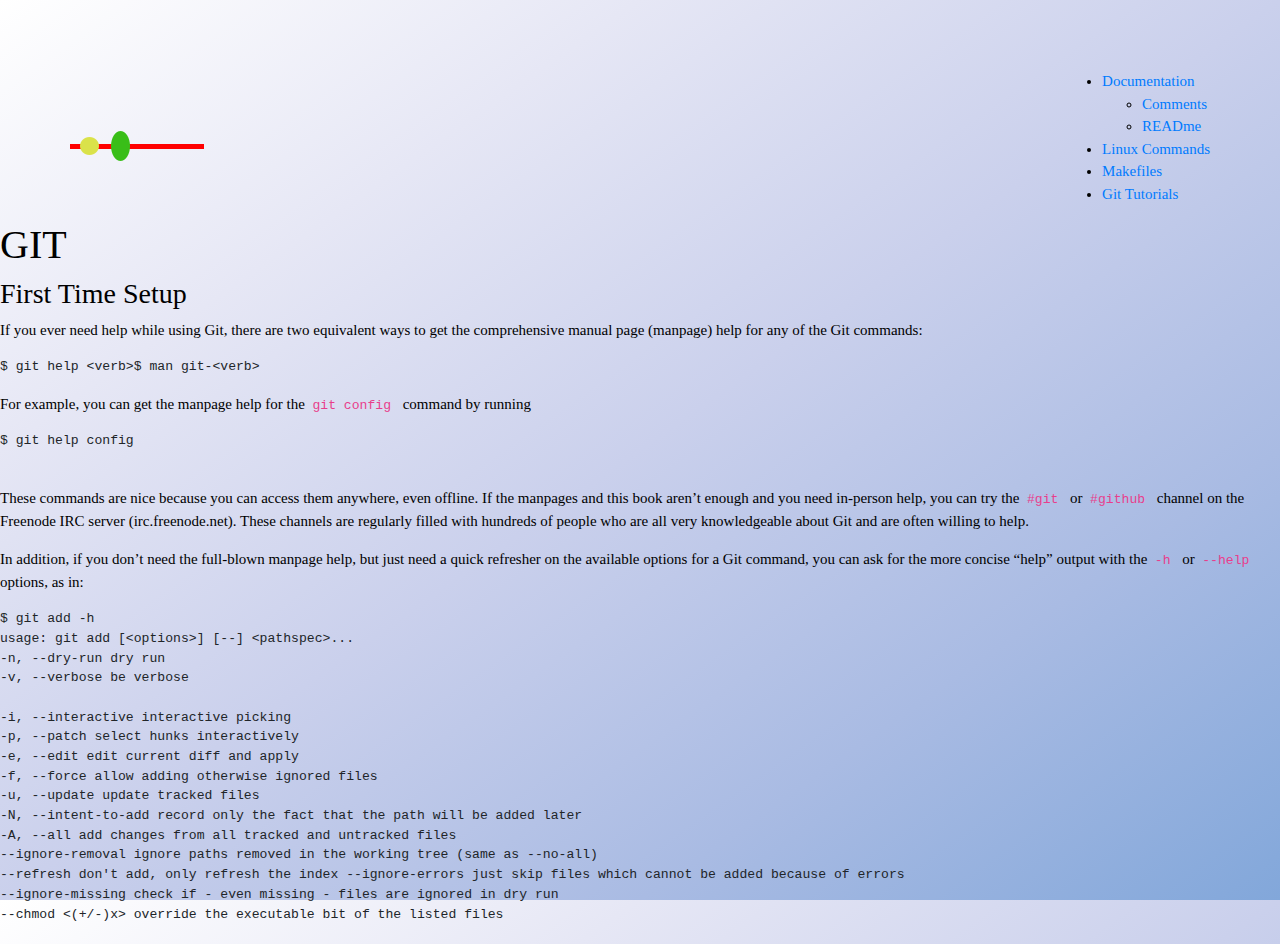
<file: html/git/git2.html>
<!DOCTYPE html>
<html lang="zxx" class="no-js">

<head>
    <!-- Mobile Specific Meta -->
    <meta name="viewport" content="width=device-width, initial-scale=1, shrink-to-fit=no">
    <!-- Favicon-->
    <link rel="shortcut icon" href="img/fav.png">
    <!-- Author Meta -->
    <meta name="author" content="hylton">
    <!-- Meta Description -->
    <meta name="description" content="">
    <!-- Meta Keyword -->
    <meta name="keywords" content="">
    <!-- meta character set -->
    <meta charset="UTF-8">
    <!-- Site Title -->
    <title>Pre UML, CS</title>

    <!--Font-->
    <link href="https://fonts.googleapis.com/css?family=Poppins:100,200,400,300,500,600,700" rel="stylesheet">

    <!--CSS============================================= -->
    <link rel="stylesheet" href="../../css/linearicons.css">
    <link rel="stylesheet" href="../../css/main.css">

    <link rel="stylesheet" href="https://stackpath.bootstrapcdn.com/bootstrap/4.3.1/css/bootstrap.min.css" integrity="sha384-ggOyR0iXCbMQv3Xipma34MD+dH/1fQ784/j6cY/iJTQUOhcWr7x9JvoRxT2MZw1T" crossorigin="anonymous">
    <script src="https://ajax.googleapis.com/ajax/libs/jquery/3.2.1/jquery.min.js"></script>
</head>

<body>
    <header id="header">
        <div class="container main-menu">
            <div class="row align-items-center justify-content-between d-flex">
                <div id="logo">
                    <a href="index.html"><img src="../../img/logo.png" alt="" title="" /></a>
                </div>
                <nav id="nav-menu-container">
                    <ul class="nav-menu">
                        <li class="menu-has-children"><a href="">Documentation</a>
                            <ul>
                                <li><a href="html/comment.html">Comments</a></li>
                                <li><a href="html/readme.html">READme</a></li>
                            </ul>
                        </li>
                        <li>
                            <a href="html/linuxcommands.html">Linux Commands</a>
                        </li>
                        <li>
                            <a href="html/makefile.html">Makefiles</a>
                        </li>

                        <li>
                            <a href="html/git0.html">Git Tutorials</a>
                        </li>
                    </ul>
                </nav><!-- #nav-menu-container -->
            </div>
        </div>
    </header><!-- #header -->

    <body>
        <div>
            <h1>GIT</h1>
            <h3>First Time Setup</h3>
            <div>
                <p>If you ever need help while using Git, there are two equivalent ways to get the comprehensive manual page (manpage) help for any of the Git commands:</p>
            </div>
            <div>
                <div>
                    <pre><code data-lang="console">$ git help &lt;verb&gt;$ man git-&lt;verb&gt;</code></pre>
                </div>
            </div>
            <div>
                <p>For example, you can get the manpage help for the&nbsp; <code>
                        git config
                    </code> &nbsp;command by running</p>
            </div>
            <div>
                <div>
                    <pre><code data-lang="console">$ git help config
  </code></pre>
                </div>
            </div>
            <div>
                <p>These commands are nice because you can access them anywhere, even offline. If the manpages and this book aren&rsquo;t enough and you need in-person help, you can try the&nbsp; <code>
                        #git
                    </code> &nbsp;or&nbsp; <code>
                        #github
                    </code> &nbsp;channel on the Freenode IRC server (irc.freenode.net). These channels are regularly filled with hundreds of people who are all very knowledgeable about Git and are often willing to help.</p>
            </div>
            <div>
                <p>In addition, if you don&rsquo;t need the full-blown manpage help, but just need a quick refresher on the available options for a Git command, you can ask for the more concise &ldquo;help&rdquo; output with the&nbsp; <code>
                        -h
                    </code> &nbsp;or&nbsp; <code>
                        --help
                    </code> options, as in:</p>
            </div>
            <div>
                <div>
                    <pre><code data-lang="console">$ git add -h<br />usage: git add [&lt;options&gt;] [--] &lt;pathspec&gt;...<br />-n, --dry-run dry run<br />-v, --verbose be verbose<br /><br />-i, --interactive interactive picking<br />-p, --patch select hunks interactively<br />-e, --edit edit current diff and apply<br />-f, --force allow adding otherwise ignored files<br />-u, --update update tracked files<br />-N, --intent-to-add record only the fact that the path will be added later<br />-A, --all add changes from all tracked and untracked files<br />--ignore-removal ignore paths removed in the working tree (same as --no-all)<br />--refresh don't add, only refresh the index --ignore-errors just skip files which cannot be added because of errors<br />--ignore-missing check if - even missing - files are ignored in dry run<br />--chmod &lt;(+/-)x&gt; override the executable bit of the listed files
  </code></pre>
                </div>
            </div>

        </div>
        <script src="https://code.jquery.com/jquery-3.3.1.slim.min.js" integrity="sha384-q8i/X+965DzO0rT7abK41JStQIAqVgRVzpbzo5smXKp4YfRvH+8abtTE1Pi6jizo" crossorigin="anonymous"></script>
        <script src="https://cdnjs.cloudflare.com/ajax/libs/popper.js/1.14.3/umd/popper.min.js" integrity="sha384-ZMP7rVo3mIykV+2+9J3UJ46jBk0WLaUAdn689aCwoqbBJiSnjAK/l8WvCWPIPm49" crossorigin="anonymous"></script>
    </body>

</html>
</file>
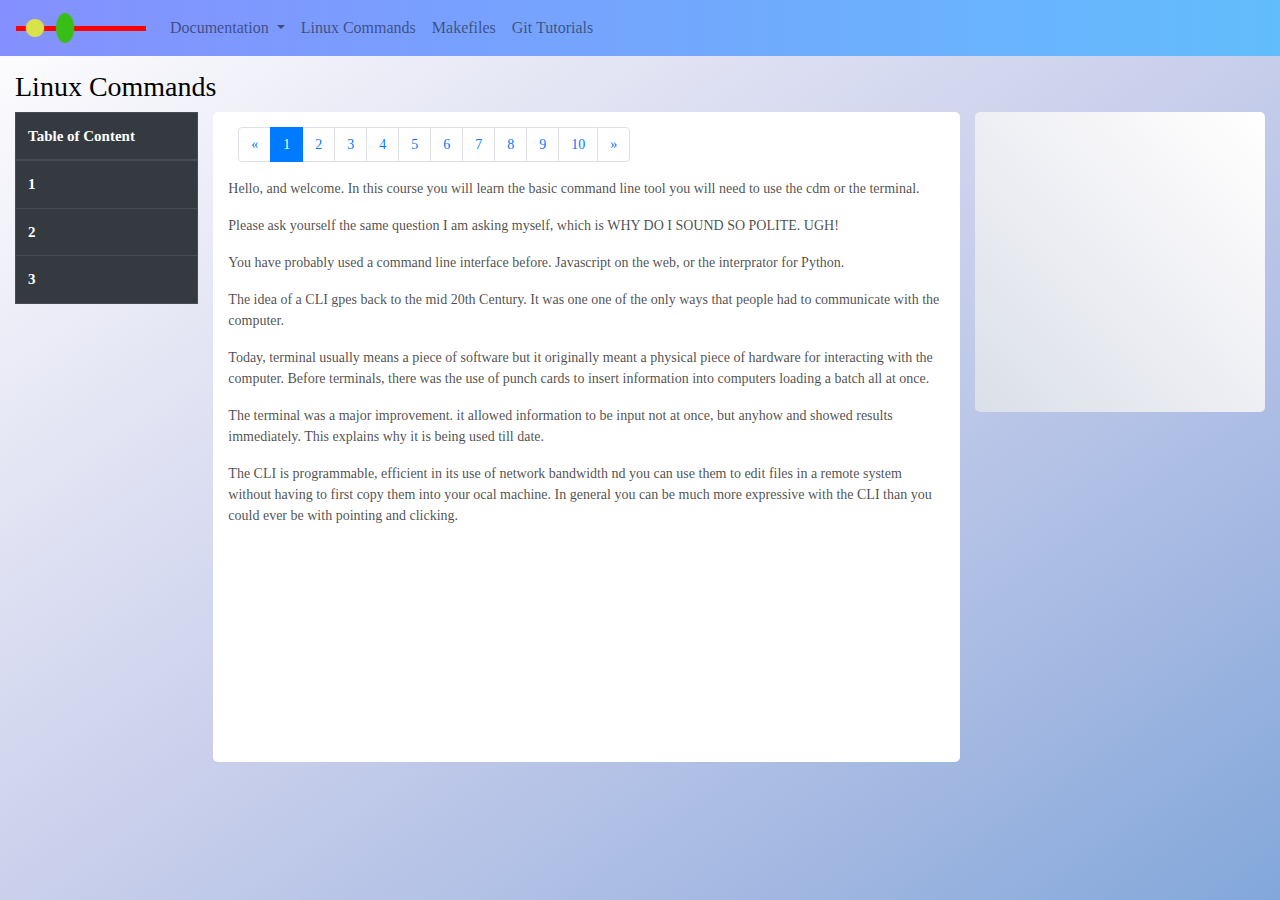
<file: html/linuxcommands/linuxcommands.html>
<!DOCTYPE html>
<html lang="zxx" class="no-js">
    <!-- This is the head which contains the link the css file, and CDN of bootstrap -->
    <head>
        <!-- Mobile Specific Meta -->
        <meta name="viewport" content="width=device-width, initial-scale=1, shrink-to-fit=no">
        <!-- Favicon-->
        <link rel="shortcut icon" href="img/fav.png">
        <!-- Author Meta -->
        <meta name="author" content="hylton">
        <!-- Meta Description -->
        <meta name="description" content="">
        <!-- Meta Keyword -->
        <meta name="keywords" content="">
        <!-- meta character set -->
        <meta charset="UTF-8">
        <!-- Site Title -->
        <title>Pre UML, CS</title>

        <!--Font-->
        <link href="https://fonts.googleapis.com/css?family=Poppins:100,200,400,300,500,600,700" rel="stylesheet">

        <!--CSS============================================= -->
        <link rel="stylesheet" href="../../css/linearicons.css">
        <link rel="stylesheet" href="../../css/main.css">
        <link rel="stylesheet" href="../../css/linux.css">

        <link rel="stylesheet" href="https://stackpath.bootstrapcdn.com/bootstrap/4.3.1/css/bootstrap.min.css"
            integrity="sha384-ggOyR0iXCbMQv3Xipma34MD+dH/1fQ784/j6cY/iJTQUOhcWr7x9JvoRxT2MZw1T" crossorigin="anonymous">
        <script src="https://ajax.googleapis.com/ajax/libs/jquery/3.2.1/jquery.min.js"></script>
    </head>

    <!-- This just does hwta t does -->
    <body>
        <nav class="navbar navbar-expand-lg fixed-top navbar-light" style="background-color: #ACE1FD">
            <a class="navbar-brand" href="../../index.html">
                <img src="../../img/logo.png" width="130" height="30" class="d-inline-block align-top" alt="">
            </a>
            <button class="navbar-toggler" type="button" data-toggle="collapse" data-target="#navbarNav"
                aria-controls="navbarNav" aria-expanded="false" aria-label="Toggle navigation">
                <span class="navbar-toggler-icon"></span>
            </button>
            <div class="collapse navbar-collapse" id="navbarNav">
                <ul class="navbar-nav">
                    <li class="nav-item dropdown">
                        <a class="nav-link dropdown-toggle" href="#" id="navbarDropdown" role="button"
                            data-toggle="dropdown" aria-haspopup="true" aria-expanded="false">
                            Documentation
                        </a>
                        <div class="dropdown-menu" aria-labelledby="navbarDropdown">
                            <a class="dropdown-item" href="../../html/documentation/comment.html">Comment</a>
                            <a class="dropdown-item" href="../../html/html/documentation/readme.html">READme</a>
                        </div>
                    </li>
                    <li class="nav-item">
                        <a class="nav-link" href="../../html/linuxcommands/linuxcommands.html">Linux Commands <span
                                class="sr-only">(current)</span></a>
                    </li>
                    <li class="nav-item">
                        <a class="nav-link" href="../../html/makefile/makefile.html">Makefiles</a>
                    </li>
                    <li class="nav-item">
                        <a class="nav-link" href="../../html/git/git.html">Git Tutorials</a>
                    </li>

                </ul>
            </div>
        </nav>

        <div class="container-fluid">

            <h3>Linux Commands</h3>

            <div class="row">

                <!-- This is the left side with the table of contents -->
                <div class="left-content col-md-2">
                    <table class="table table-bordered table-dark">
                        <thead>
                            <tr>
                                <th scope="col">Table of Content</th>
                            </tr>
                        </thead>
                        <tbody>
                            <tr>
                                <th scope="row">1</th>
                            </tr>
                            <tr>
                                <th scope="row">2</th>
                            </tr>
                            <tr>
                                <th scope="row">3</th>
                            </tr>
                        </tbody>
                    </table>
                </div>

                <!-- This is the master div for menu 1 -->
                <div id="intro" class="col-sm-7 middle-content">
                    <nav aria-label="Page navigation example">
                        <ul class="pagination">
                    
                            <!-- This is where the numbers will appear for pagination -->
                            <!-- It will be done through jQuery in the main.js file -->
                    
                        </ul>
                    </nav>

                    <div class="master-div">
                        <!-- Has 10 child divs -->
                        <div class="list-group">
                            <p>Hello, and welcome. In this course you will learn the basic command line tool you will need to use the cdm or
                                the terminal.</p>
                    
                            <p>Please ask yourself the same question I am asking myself, which is WHY DO I SOUND SO POLITE. UGH!</p>
                    
                            <p>You have probably used a command line interface before. Javascript on the web, or the interprator for Python.
                            </p>
                    
                            <p>The idea of a CLI gpes back to the mid 20th Century. It was one one of the only ways that people had to
                                communicate with the computer.</p>
                    
                            <p>Today, terminal usually means a piece of software but it originally meant a physical piece of
                                hardware for interacting
                                with the computer. Before terminals, there was the use of punch cards to insert information into
                                computers loading a
                                batch all at once.</p>
                    
                            <p>The terminal was a major improvement. it allowed information to be input not at once, but anyhow
                                and showed results
                                immediately. This explains why it is being used till date.</p>
                    
                            <p>The CLI is programmable, efficient in its use of network bandwidth nd you can use them to edit
                                files in a remote system
                                without having to first copy them into your ocal machine. In general you can be much more
                                expressive with the CLI than
                                you could ever be with pointing and clicking.</p>
                    
                        </div>
                    
                        <div class="list-group">
                            <h4>Command Line Interface</h4>
                    
                            <p>There are command line systems everywhere. Google Chrome has a developer tool section that
                                provides a CLI. Python also
                                provides a CLI to use with their inteprator ( Python's interactive interpreter.). A Command Line
                                Interface therefore is
                                any computer interface where the user enters textual commands and gets textual responses back.
                            </p>
                    
                            <div class="image">
                                <img src="../../img/linux_images/cli_image.png" alt="sample command line interface">
                            </div>
                    
                            <p>Whilst CLIs vary significantly, proficiency in one will give you a head start learning another.
                            </p>
                    
                            <p>In this tutrial, we mostly wore with the Linux Command Line Interface in a VM, however, in order
                                to access that you need
                                to use your OS’s host OS’s command inteface.</p>
                        </div>
                    
                        <div class="list-group">
                            <h3>Setting Up Your Own Linux Box</h3>
                        </div>
                    
                        <div class="list-group">
                            <h3>Log In and Break Stuff</h3>
                    
                            <p>I am sure you have setup the CLI successfully and if this seems new to you you’re eager to see
                                how it works.</p>
                    
                            <p>Let us break stuff.</p>
                    
                            <div class="image">
                                <img src="../../img/linux_images/1.gif" alt="sample command line interface">
                            </div>
                    
                            <p>Using the $ sign as a landmark lets begin. The left of the $ sign shows your current position.
                                That is, what folder you
                                are currently on.</p>
                    
                            <p>Just like when you turn on your Computer your working environment by default is the desktop, by
                                default the HOME
                                DIRECTORY is the working which is shown on the left side of the $ sign.</p>
                    
                            <p> <b>NOTE:</b> Do not forget, the CLI is a textual representation of the UI we are so familair
                                with.</p>
                    
                            <div class="image">
                                <img src="../../img/linux_images/2.gif" alt="sample command line interface">
                            </div>
                    
                            <p>The right side of the $ is where you type your instructions.</p>
                    
                            <p>Now then, type in anything and hit enter. Do not worry if you see something as below. It is
                                perfectly normal as whatever
                                was typed randomly was not a correct instruction.</p>
                    
                            <p>Try this also:</p>
                    
                            <p>Which is the right way to use an apostrophe. “‘?"</p>
                    
                            <h1>[INSERT GIF]</h1>
                    
                            <p>Answer the question below by draging and dropping the item into the right place.</p>
                        </div>
                    
                        <div class="list-group">
                            <h3>PAGE 2: Working Commands</h3>
                    
                            <h4>Try:</h4>
                    
                            <h1>[INSERT GIF]</h1>
                    
                            <p>What ls does is list the out all the files in your current directory.In my case I have 2 files,
                                and 2 folders and their
                                names and extension is what is shwon in the terminal.</p>
                    
                            <p>Question:</p>
                    
                            <p>Which of these activities do you expect can be readily done using the terminal?</p>
                    
                            <ul>
                                <li>Edit and run a program</li>
                                <li>Find files on your computer that have particular name</li>
                                <li>Download a file from the web, if you know its Url</li>
                                <li>Edit a mjor motion picture</li>
                                <li>Start a web server on your computer</li>
                                <li>Start a web server in the cloud</li>
                                <li>Break the entire internet</li>
                            </ul>
                        </div>
                    
                        <div class="list-group">
                            <h3>Page 3: OverView Of CLI</h3>
                    
                            <h1>[Insert gif]</h1>
                    
                            <p>Most CLI look similar. they usually include the login user’s name, the host name(name of computer
                                log into), and some
                                information such as the current time and what folder the user is in.</p>
                    
                            <p>You can new commands after every prompt. After hitting enter, the command runs and the output is
                                rinted to the screen.</p>
                    
                            <p>After the output is printed, a fresh prompt is added to the bottom of the terminal ready for your
                                next command.</p>
                    
                            <p>See if you can lable the parts fo the CLI below.</p>
                    
                            <h1>[Insert picture]</h1>
                    
                            <ol>
                                <li>Shell command</li>
                                <li>Command output</li>
                                <li>current prompt</li>
                                <li>previous prompt</li>
                                <li>Cursor</li>
                                <li>login message</li>
                            </ol>
                        </div>
                    
                        <div class="list-group">
                            <h3>Page 4: Terminal vs The Shell</h3>
                    
                            <p>One thing to underatnd isn the dfferent between the terminal and the shell.</p>
                    
                            <p>The terminal is a program that draws text in its windows and lets you type things in with the
                                keyboard.</p>
                    
                            <p>The termnal itself doesnt know what to do with that input. It relies on the shell for that. WHen
                                you tye things into the
                                terminal, it sends what is typed to The Shell which is a separate program.</p>
                    
                            <p>When you press Enter, the shell interprets what you typed in as a command, inteprates that
                                command, figures out what
                                program you want to run, runs it and sends the output nack to the terminal so you can view it.
                            </p>
                    
                            <p>Although there are a lot of shell programs you can choose from such as TCSH, KSH and Seashell,
                                etc. they all. work very
                                slightly and have various different features</p>
                    
                            <p>The default one on the Linux system and the Mac is called the GNU bash. For this tutorial we will
                                be using the GNU Bash.</p>
                    
                            <p><b>NOTE:</b> You can also use the shell wthout the terminal. You can write shell commands into a
                                file and arrange for your to
                                computer to run the shell program on that file. This is called shell scripting and that is
                                beyoud the scope of this
                                programmer. LOL.</p>
                        </div>
                    
                        <div class="list-group">
                            <h3>Page 5: Command Trial</h3>
                    
                            <p>The best way to use the shell is to keep trying over and over again.</p>
                    
                            <p>Below is are 8 sample linux commands. Match the green texts, commands, to the correct meaning in
                                functionality. Match the green fields to the right blue fields.</p>
                    
                            <ul>
                                <li>Date</li>
                                <li>expr 2 + 2</li>
                                <li>echo you rock</li>
                                <li>uname</li>
                                <li>hostname</li>
                                <li>host GitHub.com</li>
                                <li>bash --version</li>
                                <li>history</li>
                            </ul>
                    
                            <p><b>NOTE:</b> You may notice that some commands are just one word whikst others have 1 or more words following
                                them. They are called command line arguments. They are inputs you provide to some command line inputs when
                                you run it. The command name is just the first word and whatever follows it is the command line arguments.
                            </p>
                        </div>
                    
                        <div class="list-group">
                            <h3>Page 6: Thinking The Terminal way</h3>
                    
                            <p>The key thing to take away from this tutorial is that you would want to think of terminal commands as
                                function calls.</p>
                    
                            <h1>[INSERT GIF] => rm crazyfile.txt</h1>
                    
                            <p>the above command can be carried out in code also. os.remove(“crazyfile.txt”)</p>
                    
                            <p>Notice that they bare similarities. They both take the file names as their parameter, however, they both call
                                the
                                commands differently.</p>
                    
                            <p>Functions are used to orgranize a program, whereas Shell commands are used to run programs.</p>
                    
                        </div>
                        <div class="list-group">
                            <h4>[INSERT PICTURE WITH NUMBERS ON SIDE AND HAVE USER DRAG AND DROP RIGHT ANSWERS</h4>
                            <div>
                                <img src="../../img/linux_images/question7.png" alt="" srcset="">
                            </div>
                    
                            <p>Congratulations. You just completed lesson 1.</p>
                        </div>
                    </div>
                </div>

                <!-- This is the right side that shows the hints -->
                <div class="col-md-3">
                    <div id="right-hint" class="right-content">
                        
                    </div>
                </div>
            </div> <!-- end of row-div -->
        </div> <!-- This is the end of the container -->

        <script src="../../js/linux.js"></script>

        <!-- jQuery first, then Popper.js, then Bootstrap JS -->
        <script src="https://code.jquery.com/jquery-3.3.1.slim.min.js"
            integrity="sha384-q8i/X+965DzO0rT7abK41JStQIAqVgRVzpbzo5smXKp4YfRvH+8abtTE1Pi6jizo"
            crossorigin="anonymous"></script>
        <script src="https://cdnjs.cloudflare.com/ajax/libs/popper.js/1.14.7/umd/popper.min.js"
            integrity="sha384-UO2eT0CpHqdSJQ6hJty5KVphtPhzWj9WO1clHTMGa3JDZwrnQq4sF86dIHNDz0W1"
            crossorigin="anonymous"></script>
        <script src="https://stackpath.bootstrapcdn.com/bootstrap/4.3.1/js/bootstrap.min.js"
            integrity="sha384-JjSmVgyd0p3pXB1rRibZUAYoIIy6OrQ6VrjIEaFf/nJGzIxFDsf4x0xIM+B07jRM"
            crossorigin="anonymous"></script>
    </body>
</html>
</file>
<file: css/linearicons.css>
@font-face {
    font-family: 'Linearicons-Free';
    src: url('../fonts/Linearicons-Free.eot?w118d');
    src: url('../fonts/Linearicons-Free.eot?#iefixw118d') format('embedded-opentype'),
        url('../fonts/Linearicons-Free.woff2?w118d') format('woff2'),
        url('../fonts/Linearicons-Free.woff?w118d') format('woff'),
        url('../fonts/Linearicons-Free.ttf?w118d') format('truetype'),
        url('../fonts/Linearicons-Free.svg?w118d#Linearicons-Free') format('svg');
    font-weight: normal;
    font-style: normal;
}

.lnr {
    font-family: 'Linearicons-Free';
    speak: none;
    font-style: normal;
    font-weight: normal;
    font-variant: normal;
    text-transform: none;
    line-height: 1;

    /* Better Font Rendering =========== */
    -webkit-font-smoothing: antialiased;
    -moz-osx-font-smoothing: grayscale;
}
</file>
<file: css/main.css>
body {
    color: black !important;
    background: #f9f9ff !important;
    background-image: linear-gradient(to left top, #82a7da, #a9bbe3, #cad0ec, #e6e7f5, #ffffff) !important;
    font-family: "Roboto" !important;
    font-size: 15px !important;
    padding-top: 70px;
    height: 100%;
}

html{
    height: 100%;
    margin: 0;
}

.pagination{
    margin-left: 10px;
}

.right{
    background-color: aqua;
}

.section-bg {
    background: #f9fafc;
}

@media (max-width: 767px) {
    .no-flex-xs {
        display: block !important;
    }
}

#header.header-scrolled .main-menu {
    border-color: transparent;
}

@media (max-width: 673px) {
    #logo {
        margin-left: 20px;
    }
}

/* Nav Meu Container */
@media (max-width: 768px) {
    #nav-menu-container {
        display: none;
    }
}

/* =================================== */
/*  Homepage Styles
/* =================================== */

.navbar {
    background: -moz-linear-gradient(0deg, #8490ff 0%, #62bdfc 100%);
    background: -webkit-linear-gradient(0deg, #8490ff 0%, #62bdfc 100%);
    background: -ms-linear-gradient(0deg, #8490ff 0%, #62bdfc 100%);
    font-size: 16px !important;
}

.primary-btn {
    background: #8490ff;
    line-height: 42px;
    padding-left: 30px;
    padding-right: 30px;
    border: none;
    color: #fff;
    display: inline-block;
    font-weight: 500;
    position: relative;
    -webkit-transition: all 0.3s ease 0s;
    -moz-transition: all 0.3s ease 0s;
    -o-transition: all 0.3s ease 0s;
    transition: all 0.3s ease 0s;
    cursor: pointer;
    position: relative;
}

.primary-btn span {
    color: #fff;
    position: absolute;
    top: 50%;
    transform: translateY(-60%);
    right: 30px;
    -webkit-transition: all 0.3s ease 0s;
    -moz-transition: all 0.3s ease 0s;
    -o-transition: all 0.3s ease 0s;
    transition: all 0.3s ease 0s;
}

.primary-btn:hover {
    color: black;
}

.primary-btn:focus {
    outline: none;
}

@media (max-width: 991px) {
    .banner-left h1 {
        font-size: 30px;
    }
}

@media (max-width: 767px) {
    .banner-left {
        margin-top: 100px;
    }
}

@media (max-width: 991px) {
    .banner-right {
        align-self: center !important;
    }
}

@media (max-width: 767px) {
    .banner-right {
        width: 70%;
        margin-left: auto;
        margin-right: auto;
        display: block;
    }
}


/* This is the setting for all the various webpages */
li.list-item {
    padding: 20px;
}

.left-content {
    height: 50px;
}

ul.left-ul {
    /* margin: 0; */
    /* padding: 60; */
    border-radius: 3px;
    background-image: linear-gradient(to top, #dae0e9, #e4e7ee, #eeeff4, #f7f7f9, #ffffff);
    list-style-type: none;
}

.middle-content {
    border: 1px;
    border-radius: 5px;
    font-size: 14px;
    background-color: rgb(255, 255, 255);
    color: rgba(24, 24, 24, 0.787);
    padding: 15px;
    overflow-y: auto;
    height: 650px;
}

.master-div {
    overflow-y: auto;
    height: 550px;
}

.right-content {
    height: 300px;
    background-image: linear-gradient(to right top, #dae0e9, #e4e7ee, #eeeff4, #f7f7f9, #ffffff);
    color: azure;
    overflow-y: auto;
    padding: 5px;
    border-radius: 5px;
}
/* https://mycolor.space/ */
/* This is a resource for the gradients */

.code {
    background-color: #D3D3D3;
    font-family: "Courier", Times, serif;
    border-radius: 3px;
    padding: 5px;
    font-size: 15px;
    color: black
}
</file>
<file: css/linux.css>
ul.left-ul {
    /* margin: 0; */
    /* padding: 60; */
    border: 1px solid #4CAF50;
    border-radius: 3px;
    background-color: antiquewhite;
    list-style-type: none;
}

li.list-item {
    padding: 20px;
}

li.list-item:hover {
    background-color: azure;
}

.active{
    background-color: black;
}

.left-content{
    height: 50px;
}

.middle-content {
    border: 1px;
    border-radius: 5px;
    font-size: 14px;
    background-color: white;
    padding: 15px;
}

.master-div{
    overflow-y: auto;
    height: 550px;
}

.right-content{
    height: 300px;
    background-color: azure;
    overflow-y: auto;
    padding: 5px;
    border-radius: 5px;
}
</file>
